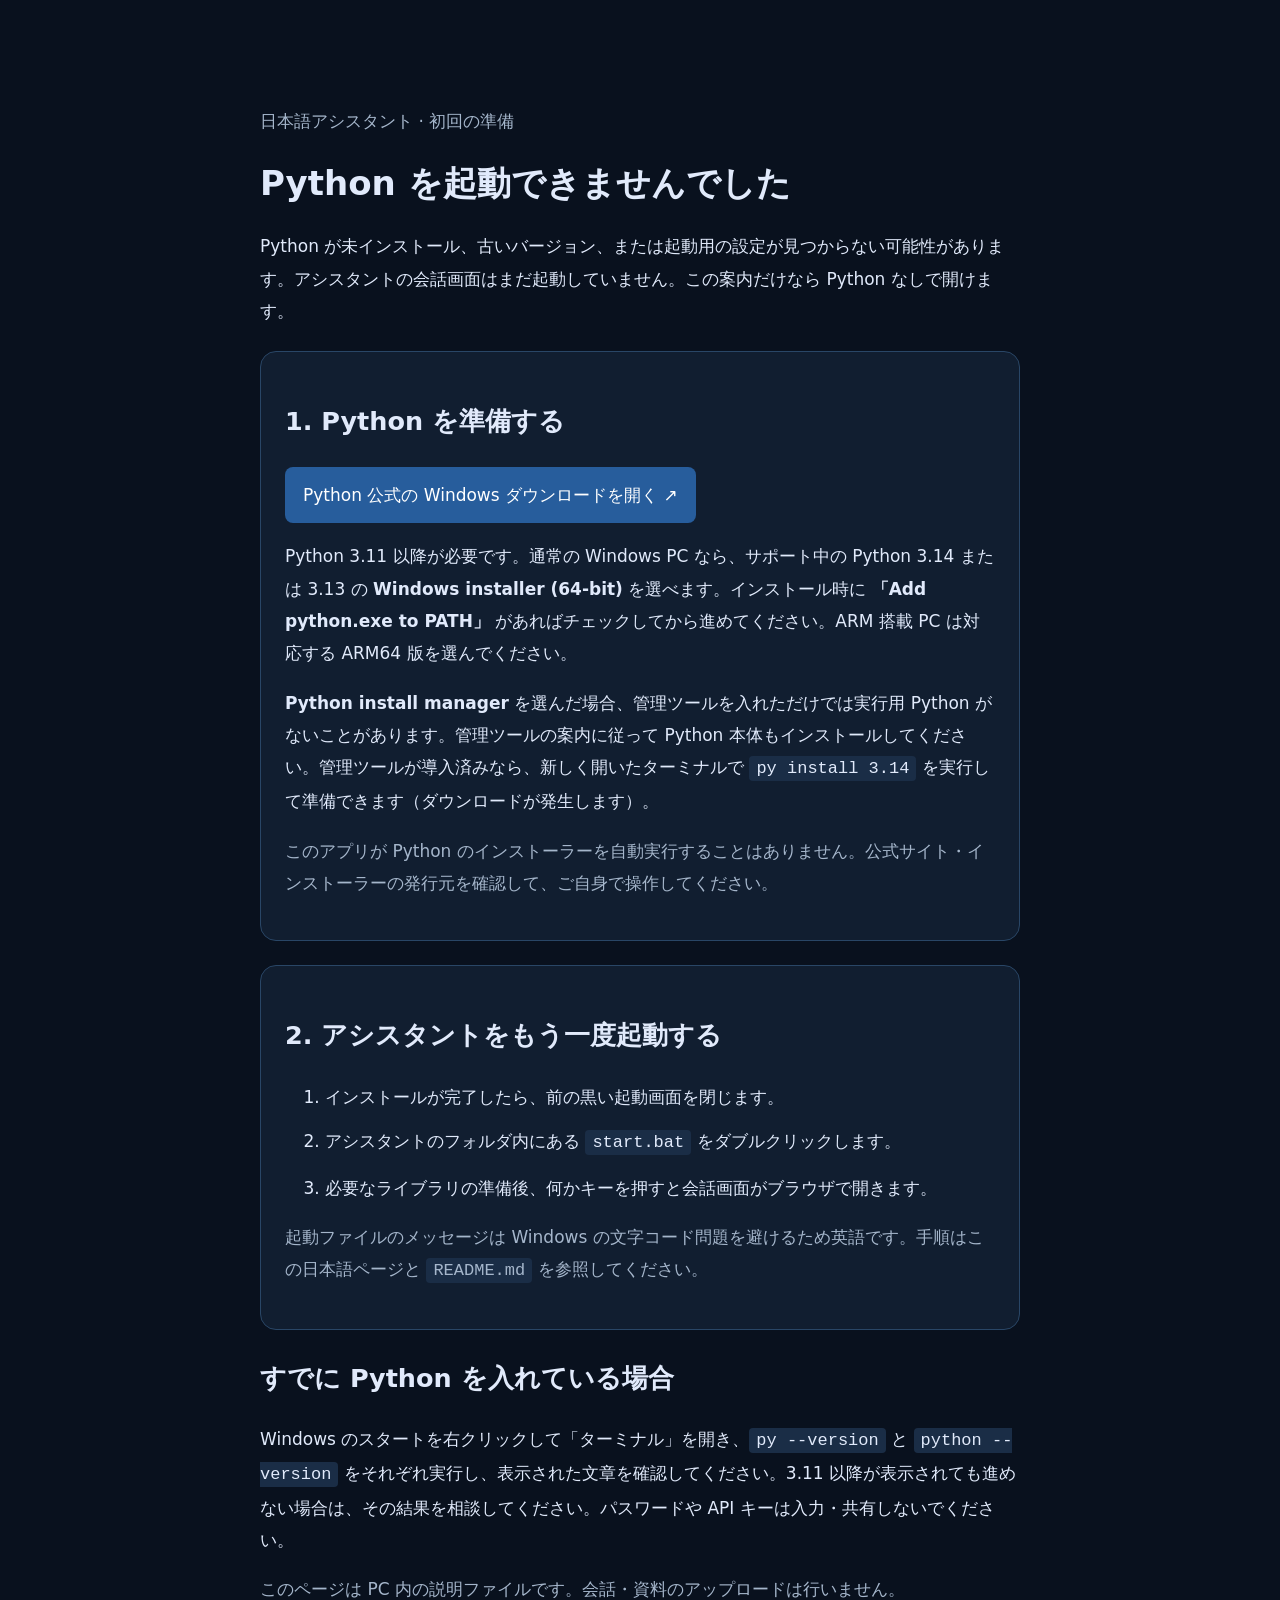
<file: PYTHON_SETUP.html>
<!doctype html>
<html lang="ja">
<meta charset="utf-8">
<meta name="viewport" content="width=device-width, initial-scale=1">
<title>Python の準備 | 日本語アシスタント</title>
<style>
body{margin:0;background:#09111e;color:#e1eafb;font:17px/1.9 system-ui,sans-serif}main{max-width:760px;margin:60px auto;padding:28px}h1{line-height:1.4}section{background:#111e30;padding:24px;border:1px solid #294666;border-radius:16px;margin:24px 0}a{color:#87c9ff}a.button{display:inline-block;background:#275d9c;padding:12px 18px;color:white;text-decoration:none;border-radius:8px}code{background:#1a2d46;padding:3px 7px;border-radius:4px}.help{color:#a5b6cb}li{margin:12px 0}
</style>
<main>
<p class="help">日本語アシスタント · 初回の準備</p>
<h1>Python を起動できませんでした</h1>
<p>Python が未インストール、古いバージョン、または起動用の設定が見つからない可能性があります。アシスタントの会話画面はまだ起動していません。この案内だけなら Python なしで開けます。</p>
<section>
<h2>1. Python を準備する</h2>
<p><a class="button" href="https://www.python.org/downloads/windows/" target="_blank" rel="noopener noreferrer">Python 公式の Windows ダウンロードを開く ↗</a></p>
<p>Python 3.11 以降が必要です。通常の Windows PC なら、サポート中の Python 3.14 または 3.13 の <strong>Windows installer (64-bit)</strong> を選べます。インストール時に <strong>「Add python.exe to PATH」</strong> があればチェックしてから進めてください。ARM 搭載 PC は対応する ARM64 版を選んでください。</p>
<p><strong>Python install manager</strong> を選んだ場合、管理ツールを入れただけでは実行用 Python がないことがあります。管理ツールの案内に従って Python 本体もインストールしてください。管理ツールが導入済みなら、新しく開いたターミナルで <code>py install 3.14</code> を実行して準備できます（ダウンロードが発生します）。</p>
<p class="help">このアプリが Python のインストーラーを自動実行することはありません。公式サイト・インストーラーの発行元を確認して、ご自身で操作してください。</p>
</section>
<section>
<h2>2. アシスタントをもう一度起動する</h2>
<ol>
<li>インストールが完了したら、前の黒い起動画面を閉じます。</li>
<li>アシスタントのフォルダ内にある <code>start.bat</code> をダブルクリックします。</li>
<li>必要なライブラリの準備後、何かキーを押すと会話画面がブラウザで開きます。</li>
</ol>
<p class="help">起動ファイルのメッセージは Windows の文字コード問題を避けるため英語です。手順はこの日本語ページと <code>README.md</code> を参照してください。</p>
</section>
<h2>すでに Python を入れている場合</h2>
<p>Windows のスタートを右クリックして「ターミナル」を開き、<code>py --version</code> と <code>python --version</code> をそれぞれ実行し、表示された文章を確認してください。3.11 以降が表示されても進めない場合は、その結果を相談してください。パスワードや API キーは入力・共有しないでください。</p>
<p class="help">このページは PC 内の説明ファイルです。会話・資料のアップロードは行いません。</p>
</main>
</html>
</file>
